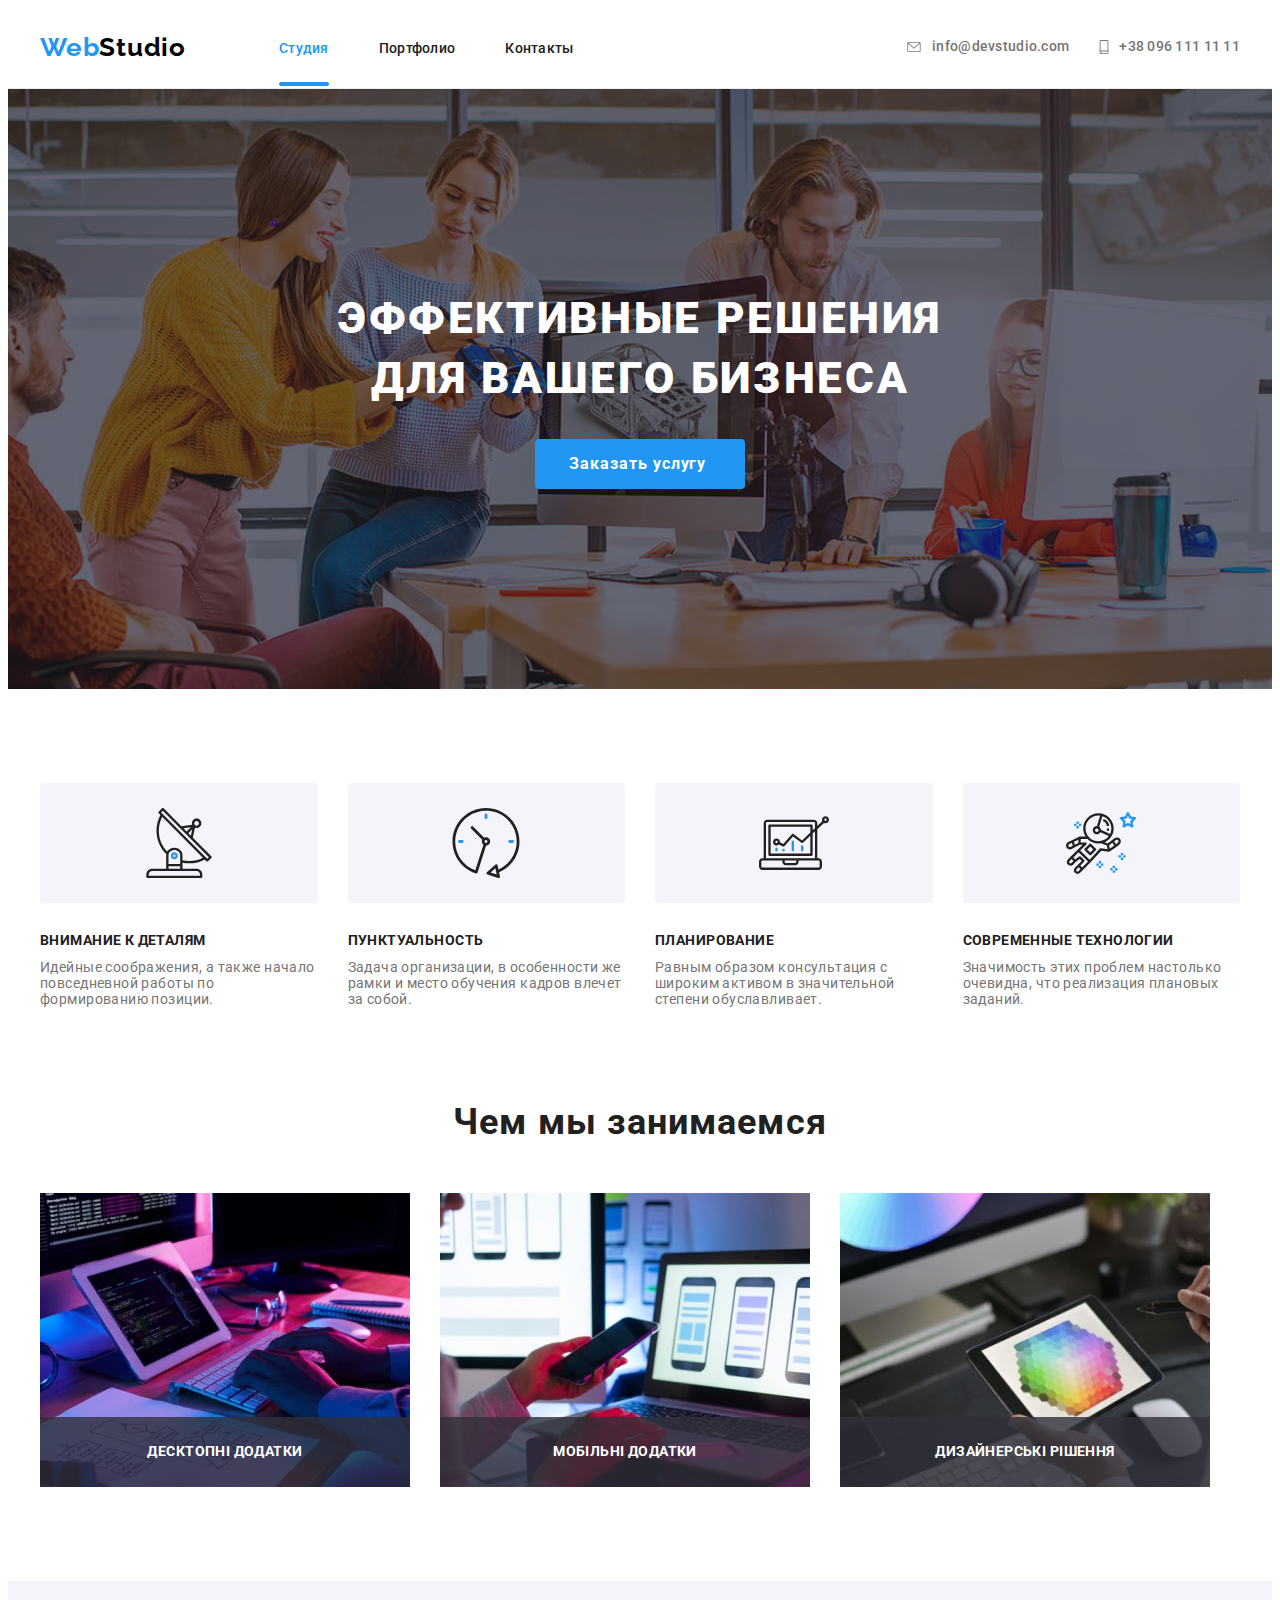
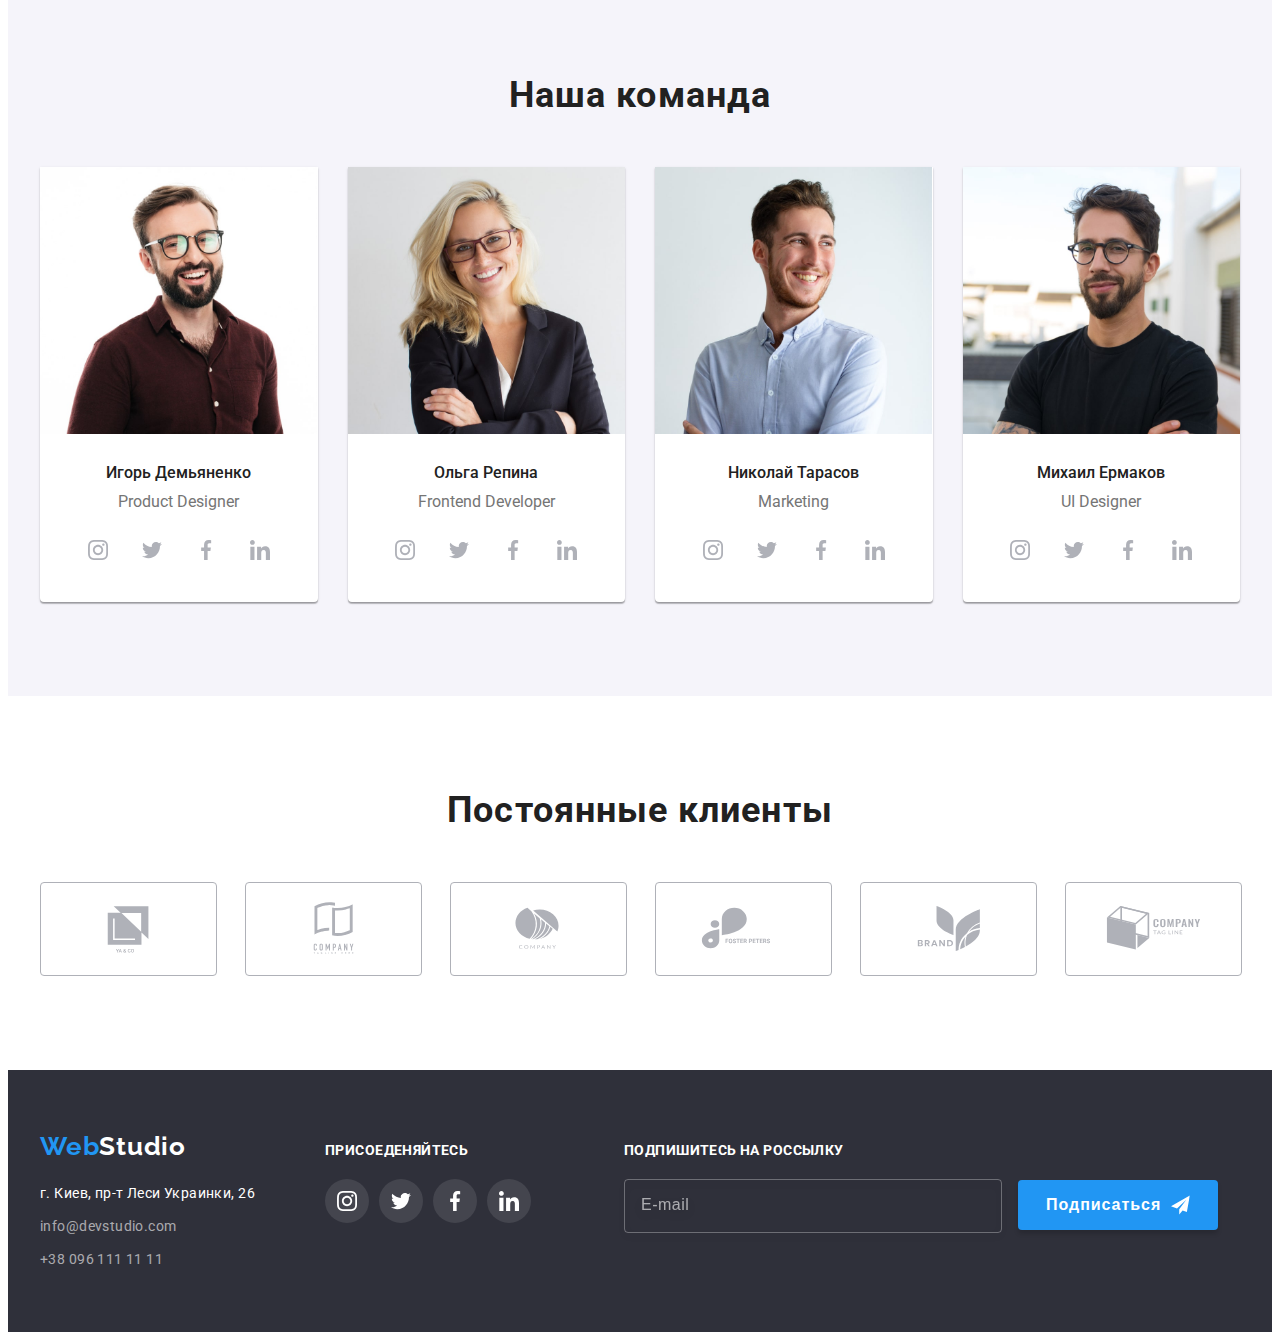
<file: index.html>
<!DOCTYPE html>
<html lang="ru">
	<head>
		<meta charset="UTF-8" />
		<meta http-equiv="X-UA-Compatible" content="IE=edge" />
		<meta name="viewport" content="width=device-width, initial-scale=1.0" />
		<title>webstudio</title>
			<link rel="preconnect" href="https://fonts.googleapis.com" />
		<link rel="preconnect" href="https://fonts.gstatic.com" crossorigin />
		<link
			href="https://fonts.googleapis.com/css2?family=Montserrat:wght@400;700&family=Raleway&family=Roboto:wght@400;500;700;900&display=swap"
			rel="stylesheet"
		/>
		<link rel="stylesheet" href="https://cdnjs.cloudflare.com/ajax/libs/modern-normalize/1.1.0/modern-normalize.min.css" integrity="sha512-wpPYUAdjBVSE4KJnH1VR1HeZfpl1ub8YT/NKx4PuQ5NmX2tKuGu6U/JRp5y+Y8XG2tV+wKQpNHVUX03MfMFn9Q==" crossorigin="anonymous" referrerpolicy="no-referrer" />
		<!-- <link rel="stylesheet" href="./css/styles.css" /> -->
		<link rel="stylesheet" href="./css/main.min.css"/>
	</head>
	<body class="page">
		<!--шапка с лого-->
			<header class="header">
				<div class="container">
					<a href="index.html" class="logo header__logo">Web<span class="header__logo--black">Studio</span></a>
					<nav class="navigation">
					<ul class="navigation__list list">
						<li class="navigation__item"><a href="./index.html" class="navigation__link current deco">Студия</a></li>
						<li class="navigation__item"><a href="./portfolio.html" class="navigation__link deco">Портфолио</a></li>
						<li class="navigation__item"><a href="" class="navigation__link deco">Контакты</a></li>
					</ul>
					</nav>
					<ul class="connection header__connection list">
						<li class="connection__item"><a href="mailto:info@devstudio.com" class="connection__mail deco"><svg class="connection__envelope" width="14" height="10"><use href="./images/symbol-defs.svg#icon-envelope"></use></svg> info@devstudio.com </a></li>
						<li class="connection__item"><a href="tel:+380961111111" class="connection__tel deco"><svg class="connection__smartphone" width="10" height="14"><use href="./images/symbol-defs.svg#icon-smartphone"></use></svg>+38 096 111 11 11</a></li>
					</ul>
				<button class="menu-open" type="button"><svg class="menu-btn" width="40" height="40"><use href="./images/symbol-defs.svg#icon-menu-btn"></use></svg></button>
			</div>
			<div class="mobile-menu is-hidden">
				<div class="container">
					<div>
					<button class="menu-close" type="button"><svg class="close-btn" width="40" height="40"><use href="./images/symbol-defs.svg#icon-menu-close"></use></svg></button>
					<nav class="mobile-nav-menu">
					<ul class="mobile-menu__list list">
						<li class="mobile-nav__item"><a href="./index.html" class="mobile-nav__link mob-current deco">Студия</a></li>
						<li class="mobile-nav__item"><a href="./portfolio.html" class="mobile-nav__link deco">Портфолио</a></li>
						<li class="mobile-nav__item"><a href="" class="mobile-nav__link deco">Контакты</a></li>
					</ul>
					</nav>
					</div>
					
					<div>
						<div class="mobile-connection">
							<ul class="connection mobile-menu__connection list">
								<li class="mobile-menu__item"><a href="tel:+380961111111" class="mobile-menu__tel deco">+38 096 111 11 11</a></li>
								<li class="mobile-menu__item"><a href="mailto:info@devstudio.com" class="mobile-menu__mail deco">info@devstudio.com</a></li>
							</ul>
						</div>
							<ul class="media-list list">
								<li class="media-item"><a href="" class="media-link deco">Instagram</a></li>
								<li class="media-item"><a href="" class="media-link deco">Twitter</a></li>
								<li class="media-item"><a href="" class="media-link deco">Facebook</a></li>
								<li class="media-item"><a href="" class="media-link deco">LinkedIn</a></li>
							</ul>
					</div>
					
					</div>
			</div>
			</header>
		<main>
			<section class="hero">
				<div class="container">
						<h1 class="hero-title">Эффективные решения для вашего бизнеса</h1>
					<button type="button" class="hero-button" data-modal-open>Заказать услугу</button>
				</div>
			</section>
			<section class="section our-principles">
				<div class="container">
					<h2 class=" visually-hidden section-title">Наши принципы</h2>
				<ul class="principles list">
					<li class="principles-item">
						<div class="principles-card"><svg class="princples-icon" width="70" height="70"><use href="./images/symbol-defs.svg#icon-antenna"></use></svg></div>
						<h3 class="principles-title">Внимание к деталям</h3>
						<p class="after-title">Идейные соображения, а также начало повседневной работы по формированию позиции.</p>
					</li>
					<li class="principles-item">
						<div class="principles-card"><svg class="princples-icon" width="70" height="70"><use href="./images/symbol-defs.svg#icon-clock"></use></svg></div>
						<h3 class="principles-title">Пунктуальность</h3>
						<p class="after-title">Задача организации, в особенности же рамки и место обучения кадров влечет за собой.</p>
					</li>
					<li class="principles-item">
						<div class="principles-card"><svg class="princples-icon" width="70" height="70"><use href="./images/symbol-defs.svg#icon-diagram"></use></svg></div>
						<h3 class="principles-title">Планирование</h3>
						<p class="after-title">Равным образом консультация с широким активом в значительной степени обуславливает.</p>
					</li>
					<li class="principles-item">
						<div class="principles-card"><svg class="princples-icon" width="70" height="70"><use href="./images/symbol-defs.svg#icon-astronaut"></use></svg></div>
						<h3 class="principles-title">Современные технологии</h3>
						<p class="after-title">Значимость этих проблем настолько очевидна, что реализация плановых заданий.</p>
					</li>
				</ul>
				</div>
			</section>
			<section class="section what-we-do">
				<div class="container">
					<h2 class="section-title">Чем мы занимаемся</h2>
				<ul class="gallery list">
					<li class="gallery__item">
						<picture>
							<source srcset="
							./images/foto-build-html-min.jpg 1x,
							./images/foto-build-html-2x-min.jpg 2x"
							media="(min-width:1200px)"/>
							<img
						src="./images/foto-build-html-min.jpg" alt="фото c процессом верстки html" />
						</picture>
						<p class="gallery__text">Десктопні додатки</p>
					</li>
					<li class="gallery__item">
						<picture>
							<source srcset="
							./images/foto-build-react-vers-min.jpg 1x,
							./images/foto-build-react-vers-2x-min.jpg  2x"
							media="(min-width:1200px)"/>
							<img
						src="./images/foto-build-react-vers-min.jpg" alt="фото c процессом адаптивной верстки" />
						</picture>
						
						<p class="gallery__text">Мобільні додатки</p>
					</li>
					<li class="gallery__item">
						<picture>
							<source srcset="
							./images/foto-build-design-min.jpg 1x,
							./images/foto-build-design-2x-min.jpg 2x"
							media="(min-width:1200px)"/>
							<img
						src="./images/foto-build-design-min.jpg" alt="фото c процессом стилизации" />
						</picture>
						
						<p class="gallery__text">Дизайнерські рішення</p>
					</li>
				</ul>
				</div>
			</section> 
			<section class="section team">
				<div class="container">
					<h2 class="section-title">Наша команда</h2>
				<ul class="team-list list">
					<li class="team-list-item">
						<picture>
							<source srcset="
							./images/product-designer.jpg 1x,
							./images/product-designer-2x-min.jpg 2x"
							media="(min-width:1200px)"/>
							<source srcset="
							./images/product-designer-tablet-min.jpg 1x,
							./images/product-designer-tablet-2x-min.jpg 2x"
							media="(min-width:768px)"/>
							<source srcset="
							./images/product-designer-mob-min.jpg 1x,
							./images/product-designer-mob-2x-min.jpg 2x"
							media="(max-width:767px)"/>
							<img src="./images/product-designer.jpg" alt="фото Игоря Демьяненко"/>
						</picture>
						<h3 class="team-name">Игорь Демьяненко</h3>
						<p class="position">Product Designer</p>
						<ul class="team-socials list">
							<li class="team-socials-item"><a href="" class="team-socials-link link"><svg class="team-socials-icon" width="20" height="20"><use href="./images/symbol-defs.svg#icon-instagram"></use></svg></a></li>
							<li class="team-socials-item"><a href="" class="team-socials-link link"><svg class="team-socials-icon" width="20" height="20"><use href="./images/symbol-defs.svg#icon-twitter"></use></svg></a></li>
							<li class="team-socials-item"><a href="" class="team-socials-link link"><svg class="team-socials-icon" width="20" height="20"><use href="./images/symbol-defs.svg#icon-facebook"></use></svg></a></li>
							<li class="team-socials-item"><a href="" class="team-socials-link link"><svg class="team-socials-icon" width="20" height="20"><use href="./images/symbol-defs.svg#icon-linkedin"></use></svg></a></li>
						</ul>
						
					</li>
					<li class="team-list-item">
						<picture>
							<source srcset="
							./images/frontend-developer.jpg 1x,
							./images/frontend-developer-2x-min.jpg 2x"
							media="(min-width:1200px)"/>
							<source srcset="
							./images/frontend-developer-tablet-min.jpg 1x,
							./images/frontend-developer-tablet-2x-min.jpg 2x"
							media="(min-width:768px)"/>
							<source srcset="
							./images/frontend-developer-mob-min.jpg 1x,
							./images/frontend-developer-mob-2x-min.jpg 2x"
							media="(max-width:767px)"/>
							<img src="./images/frontend-developer.jpg" alt="фото Ольги Репиной " />
						</picture>
						<h3 class="team-name">Ольга Репина</h3>
						<p class="position">Frontend Developer</p>
						<ul class="team-socials list">
							<li class="team-socials-item"><a href="" class="team-socials-link link"><svg class="team-socials-icon" width="20" height="20"><use href="./images/symbol-defs.svg#icon-instagram"></use></svg></a></li>
							<li class="team-socials-item"><a href="" class="team-socials-link link"><svg class="team-socials-icon" width="20" height="20"><use href="./images/symbol-defs.svg#icon-twitter"></use></svg></a></li>
							<li class="team-socials-item"><a href="" class="team-socials-link link"><svg class="team-socials-icon" width="20" height="20"><use href="./images/symbol-defs.svg#icon-facebook"></use></svg></a></li>
							<li class="team-socials-item"><a href="" class="team-socials-link link"><svg class="team-socials-icon" width="20" height="20"><use href="./images/symbol-defs.svg#icon-linkedin"></use></svg></a></li>
						</ul>
					</li>
					<li class="team-list-item">
						<picture>
							<source srcset="
							./images/marketing.jpg 1x,
							./images/marketing-2x-min.jpg 2x"
							media="(min-width:1200px)"/>
							<source srcset="
							./images/marketing-tablet-min.jpg 1x,
							./images/marketing-tablet-2x-min.jpg 2x"
							media="(min-width:768px)"/>
							<source srcset="
							./images/marketing-mob-min.jpg 1x,
							./images/marketing-mob-2x-min.jpg 2x"
							media="(max-width:767px)"/>
							<img src="./images/marketing.jpg" alt="фото Николая Тарасова"/>
						</picture>
						<h3 class="team-name">Николай Тарасов</h3>
						<p class="position">Marketing</p>
						<ul class="team-socials list">
							<li class="team-socials-item"><a href="" class="team-socials-link link"><svg class="team-socials-icon" width="20" height="20"><use href="./images/symbol-defs.svg#icon-instagram"></use></svg></a></li>
							<li class="team-socials-item"><a href="" class="team-socials-link link"><svg class="team-socials-icon" width="20" height="20"><use href="./images/symbol-defs.svg#icon-twitter"></use></svg></a></li>
							<li class="team-socials-item"><a href="" class="team-socials-link link"><svg class="team-socials-icon" width="20" height="20"><use href="./images/symbol-defs.svg#icon-facebook"></use></svg></a></li>
							<li class="team-socials-item"><a href="" class="team-socials-link link"><svg class="team-socials-icon" width="20" height="20"><use href="./images/symbol-defs.svg#icon-linkedin"></use></svg></a></li>
						</ul>
					</li>
					<li class="team-list-item">
						<picture>
							<source srcset="
							./images/ui-designer.jpg 1x,
							./images/ui-designer-2x-min.jpg 2x"
							media="(min-width:1200px)"/>
							<source srcset="
							./images/ui-designer-tablet-min.jpg 1x,
							./images/ui-designer-tablet-2x-min.jpg 2x"
							media="(min-width:768px)"/>
							<source srcset="
							./images/ui-designer-mob-min.jpg 1x,
							./images/ui-designer-mob-2x-min.jpg 2x"
							media="(max-width:767px)"/>
							<img src="./images/ui-designer.jpg" alt="фото Михаила Ермакова " />
						</picture> 
						
						<h3 class="team-name">Михаил Ермаков</h3>
						<p class="position">UI Designer</p>
						<ul class="team-socials list">
							<li class="team-socials-item"><a href="" class="team-socials-link link"><svg class="team-socials-icon" width="20" height="20"><use href="./images/symbol-defs.svg#icon-instagram"></use></svg></a></li>
							<li class="team-socials-item"><a href="" class="team-socials-link link"><svg class="team-socials-icon" width="20" height="20"><use href="./images/symbol-defs.svg#icon-twitter"></use></svg></a></li>
							<li class="team-socials-item"><a href="" class="team-socials-link link"><svg class="team-socials-icon" width="20" height="20"><use href="./images/symbol-defs.svg#icon-facebook"></use></svg></a></li>
							<li class="team-socials-item"><a href="" class="team-socials-link link"><svg class="team-socials-icon" width="20" height="20"><use href="./images/symbol-defs.svg#icon-linkedin"></use></svg></a></li>
						</ul>
					</li>
				</ul>
			</div>
			</section>
			<section class="section">
				<div class="container">
					<h2 class="section-title">Постоянные клиенты</h2>
					<ul class=" clints list">
						<li class="clints-item"><a href="" class="clints-link">
							<svg class="clints-icon" width="106" height="60">
								<use href="./images/symbol-defs.svg#icon-yaco"></use>
							</svg>
						</a></li>
						<li class="clints-item"><a href="" class="clints-link">
							<svg class="clints-icon" width="106" height="60">
								<use href="./images/symbol-defs.svg#icon-taglinehere"></use>
							</svg>
						</a></li>
						<li class="clints-item"><a href="" class="clints-link">
							<svg class="clints-icon" width="106" height="60">
								<use href="./images/symbol-defs.svg#icon-company"></use>
							</svg>
						</a></li>
						<li class="clints-item"><a href="" class="clints-link">
							<svg class="clints-icon" width="106" height="60">
								<use href="./images/symbol-defs.svg#icon-fosterpeters"></use>
							</svg>
						</a></li>
						<li class="clints-item"><a href="" class="clints-link">
							<svg class="clints-icon" width="106" height="60">
								<use href="./images/symbol-defs.svg#icon-brand"></use>
							</svg>
						</a></li>
						<li class="clints-item"><a href="" class="clints-link">
							<svg class="clints-icon" width="106" height="60">
								<use href="./images/symbol-defs.svg#icon-companytagline"></use>
							</svg>
						</a></li>
					</ul>
				</div>
			</section>
		</main>
		 <footer class="footer">
			<div class="container footer-container">
				<div class="footer__contacts-wrap">
					<a href="index.html" class="logo footer__logo">Web<span class="footer__logo--wighte">Studio</span></a>	
					<address>
						<ul class="contacts list">
							<li class="contacts__item">
								<a
									class="contacts__map deco"
									href="https://goo.gl/maps/CbH2cNaNopXVoWjF8"
									target="_blank"
									rel="noopener noreferrer nofollow"
								>
									г. Киев, пр-т Леси Украинки, 26
								</a>
							</li>
							<li class="contacts__item">
								<a 	href="mailto:info@devstudio.com" class="contacts__mail deco">info@devstudio.com</a>
							</li>
							<li class="contacts__item">
								<a  href="tel:+380961111111" class="contacts__tel deco">+38 096 111 11 11</a>
							</li>
						</ul>
					</address>
				</div>
				<div class="footer__social-wrap ">
					<h3 class="invitation">ПРИСОЕДЕНЯЙТЕСЬ</h3>
					<ul class="social footer__social list">
						<li class="social__item"><a href="" class="social__link">
							<svg class="social__icon" width="20" height="20">
								<use href="./images/symbol-defs.svg#icon-instagram"></use>
							</svg>
						</a></li>
						<li class="social__item"><a href="" class="social__link">
							<svg class="social__icon" width="20" height="20">
								<use href="./images/symbol-defs.svg#icon-twitter"></use>
							</svg>
						</a></li> 
						<li class="social__item"><a href="" class="social__link">
							<svg class="social__icon" width="20" height="20">
								<use href="./images/symbol-defs.svg#icon-facebook"></use>
							</svg>
						</a></li>
						<li class="social__item"><a href="" class="social__link">
							<svg class="social__icon" width="20" height="20">
								<use href="./images/symbol-defs.svg#icon-linkedin"></use>
							</svg>
						</a></li>
					</ul>
				</div>
				<div class="subscribe fotter__subscribe-us">
					<h3 class="subscribe__title">ПОДПИШИТЕСЬ НА РОССЫЛКУ</h3>
					
					<form class="subscribe__form">
						
							<input type="email" class="subscribe__input" 
							name="user-mail" required placeholder="E-mail">
							<button class="subscribe__btn" type="submit">Подписаться
							<svg class="send-icon" width="24" height="24"><use href="./images/symbol-defs.svg#icon-icon-send"></use></svg></button>
						
					</form>
				</div>
			</div>
		</footer>
		<div class="backdrop is-hidden" data-modal>
			<div class="modal">
				<button type="button" class="modal-close" data-modal-close><svg class="modal-close-icon" width="18" height="18"><use href="./images/symbol-defs.svg#icon-close-btn"></use></svg></button>
				<p class="modal-title">Оставьте свои данные, мы вам перезвоним</p>
				<form class="modal-form">
					<div class="modal-field">
						<label class="input-label" for="user-name">Имя</label>
						<div class="input-wrap">
							<input type="text" 
							class="modal-input" name="user-name" 
							required  id="user-name"
						>
						<svg class="input-icon" width="18" height="18">
							<use class="" href="./images/symbol-defs.svg#icon-person-black"></use>
						</svg>
						</div>
					</div>
					<div class="modal-field">
						<label class="input-label" for="user-tel">Телефон</label>
						<div class="input-wrap">
							<input type="tel"
							class="modal-input" name="user-tel" 
							required  id="user-tel"
						>
						<svg class="input-icon" width="18" height="18">
							<use class="" href="./images/symbol-defs.svg#icon-phone-black"></use>
						</svg>
						</div>
					</div>
					<div class="modal-field">
						<label class="input-label" for="user-mail">Почта</label>
						<div class="input-wrap">
							<input type="email" 
							class="modal-input" name="user-mail" 
							required  id="user-mail"
							>
						<svg class="input-icon" width="18" height="18">
							<use class="" href="./images/symbol-defs.svg#icon-email-black"></use>
						</svg>
						</div>
					</div>
					<div class="modal-field">
					<label class="input-label" for="user-text">Комментарий</label>
					<textarea class="comment" 
						id="user-text" name="user-text" 
						placeholder="Введіть текст"></textarea>
					</div>
					<div class="policy">
						<input type="checkbox" name="webstudio-policy" 
							class="check-mod visually-hidden" id="webstudio-policy" 
							value="true">
							<label class="check-text" for="webstudio-policy">
							<span>
								<svg class="check-icon" width="13" height="10">
									<use class="" href="./images/symbol-defs.svg#icon-check"></use>
								</svg>
							</span>Согласен с рассылкой и принимаю  <a href="" class="policy-rule"> Условия договора</a></label>
					</div>
					<button class="submit-button" type="submit">Отправить</button>
					
				</form>
			</div>
		</div>
		<script src="./js/modal.js"></script>
		<script src="./js/menu.js"></script>
	</body>
</html>
</file>
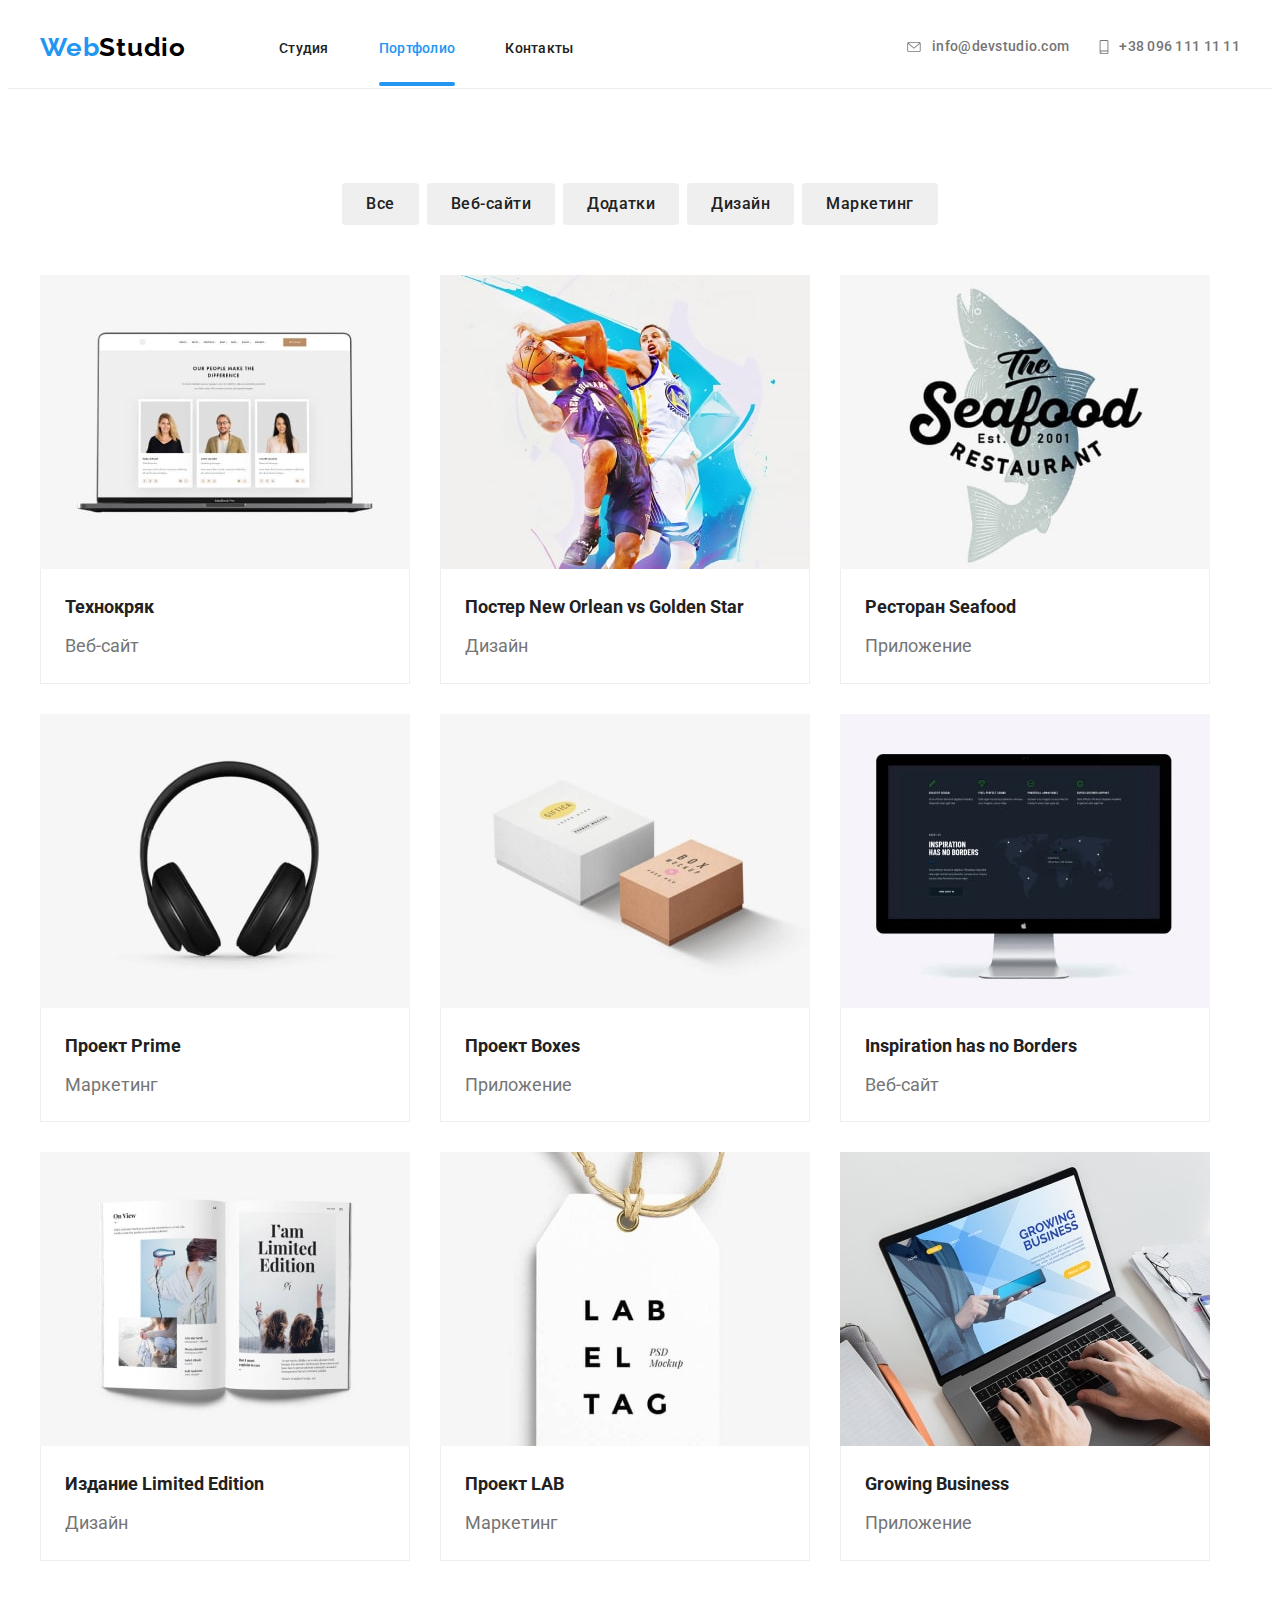
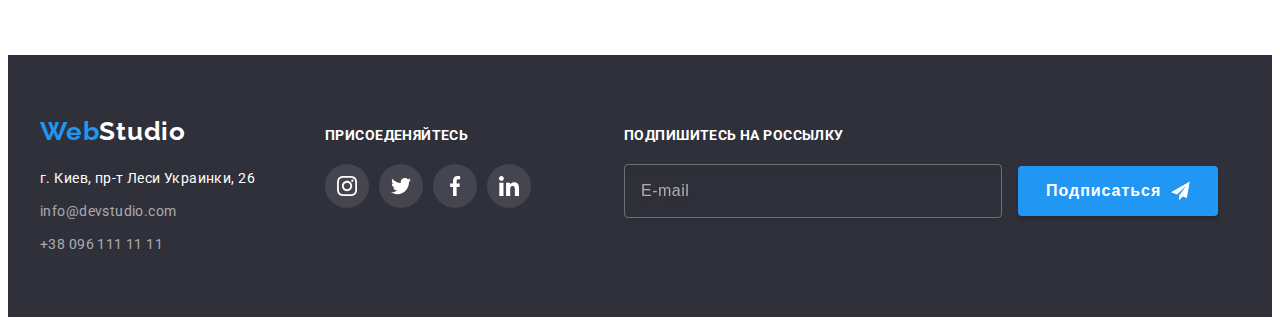
<file: portfolio.html>
<!DOCTYPE html>
<html lang="ru">
	<head>
		<meta charset="UTF-8" />
		<meta http-equiv="X-UA-Compatible" content="IE=edge" />
		<meta name="viewport" content="width=device-width, initial-scale=1.0" />
		<title>webstudio</title>
		<link rel="preconnect" href="https://fonts.googleapis.com" />
		<link rel="preconnect" href="https://fonts.gstatic.com" crossorigin />
		<link
			href="https://fonts.googleapis.com/css2?family=Montserrat:wght@400;700&family=Raleway&family=Roboto:wght@400;500;700;900&display=swap"
			rel="stylesheet"
		/>
		<link rel="stylesheet" href="https://cdnjs.cloudflare.com/ajax/libs/modern-normalize/1.1.0/modern-normalize.min.css" integrity="sha512-wpPYUAdjBVSE4KJnH1VR1HeZfpl1ub8YT/NKx4PuQ5NmX2tKuGu6U/JRp5y+Y8XG2tV+wKQpNHVUX03MfMFn9Q==" crossorigin="anonymous" referrerpolicy="no-referrer" />
		<!-- <link rel="stylesheet" href="./css/styles.css" /> -->
		<link rel="stylesheet" href="./css/main.min.css"/>
	</head>
	<body class="page">
		<!--шапка с лого-->
		<header class="header">
			<div class="container">
				<a href="index.html" class="logo header__logo">Web<span class="header__logo--black">Studio</span></a>
				<nav class="navigation">
				<ul class="navigation__list list">
					<li class="navigation__item"><a href="./index.html" class="navigation__link  deco">Студия</a></li>
					<li class="navigation__item"><a href="./portfolio.html" class="navigation__link current deco">Портфолио</a></li>
					<li class="navigation__item"><a href="" class="navigation__link deco">Контакты</a></li>
				</ul>
				</nav>
				<ul class="connection header__connection list">
					<li class="connection__item"><a href="mailto:info@devstudio.com" class="connection__mail deco"><svg class="connection__envelope" width="14" height="10"><use href="./images/symbol-defs.svg#icon-envelope"></use></svg> info@devstudio.com </a></li>
					<li class="connection__item"><a href="tel:+380961111111" class="connection__tel deco"><svg class="connection__smartphone" width="10" height="14"><use href="./images/symbol-defs.svg#icon-smartphone"></use></svg>+38 096 111 11 11</a></li>
				</ul>
			<button class="menu-open" type="button"><svg class="menu-btn" width="40" height="40"><use href="./images/symbol-defs.svg#icon-menu-btn"></use></svg></button>
		</div>
		<div class="mobile-menu is-hidden">
			<div class="container">
				<div>
				<button class="menu-close" type="button"><svg class="close-btn" width="40" height="40"><use href="./images/symbol-defs.svg#icon-menu-close"></use></svg></button>
				<nav class="mobile-nav-menu">
				<ul class="mobile-menu__list list">
					<li class="mobile-nav__item"><a href="./index.html" class="mobile-nav__link deco">Студия</a></li>
					<li class="mobile-nav__item"><a href="./portfolio.html" class="mobile-nav__link mob-current deco">Портфолио</a></li>
					<li class="mobile-nav__item"><a href="" class="mobile-nav__link deco">Контакты</a></li>
				</ul>
				</nav>
				</div>
				
				<div>
					<div class="mobile-connection">
						<ul class="connection mobile-menu__connection list">
							<li class="mobile-menu__item"><a href="tel:+380961111111" class="mobile-menu__tel deco">+38 096 111 11 11</a></li>
							<li class="mobile-menu__item"><a href="mailto:info@devstudio.com" class="mobile-menu__mail deco">info@devstudio.com</a></li>
						</ul>
					</div>
						<ul class="media-list list">
							<li class="media-item"><a href="" class="media-link deco">Instagram</a></li>
							<li class="media-item"><a href="" class="media-link deco">Twitter</a></li>
							<li class="media-item"><a href="" class="media-link deco">Facebook</a></li>
							<li class="media-item"><a href="" class="media-link deco">LinkedIn</a></li>
						</ul>
				</div>
				</div>
		</div>
		</header>
		<main>
			<section class="section">
				<div class="container">
					<h1 class="visually-hidden">Портфолио</h1>
				<h2 class="visually-hidden projects">Наши работы</h2>
					<ul class="filter list">
						<li class="filter__item"><button type="button" class="button">Все</button></li>
						<li class="filter__item"><button type="button" class="button">Веб-сайти</button></li>
						<li class="filter__item"><button type="button" class="button">Додатки</button></li>
						<li class="filter__item"><button type="button" class="button">Дизайн</button></li>
						<li class="filter__item"><button type="button" class="button">Маркетинг</button></li>
					</ul>
				<ul class="projects__examples examples list">
					<li class="examples__item"><a href="" class="examples__link deco">
						<div class="projects__portfolio portfolio">
							<picture>
								<source srcset="
								./images/tehnocryak-min.jpg 1x,
								./images/tehnocryak-2x-min.jpg 2x"
								media="(min-width:1200px)"/>
								<source srcset="
								./images/tehnocryak-tablet-min.jpg 1x,
								./images/tehnocryak-tablet-2x-min.jpg 2x"
								media="(min-width:768px)"/>
								<source srcset="
								./images/tehnocryak-mob-min.jpg 1x,
								./images/tehnocryak-mob-2x-min.jpg 2x"
								media="(max-width:767px)"/>
								<img src="./images/tehnocryak-min.jpg" alt="фото проекта технокряк" />
						</picture>
							<p class="portfolio__top-text">Ресурс пропонує комплексні пропозиції з різним рівнем функціоналу та сервісів. Все це дозволить відвідувачу отримати вичерпні відомості про компанію чи приватну особу.</p>
						</div>
						<div class="portfolio__card-name">
						<h3 class="portfolio__example-name">Технокряк</h3>
						<p class="portfolio__filtre-name">Веб-сайт</p>
						</div>
					</a>
					
					</li>
					<li class="examples__item"><a href="" class="examples__link deco">
						<div class="projects__portfolio portfolio">
							<picture>
								<source srcset="
								./images/basket-min.jpg 1x,
								./images/basket-2x-min.jpg 2x"
								media="(min-width:1200px)"/>
								<source srcset="
								./images/basket-tablet-min.jpg 1x,
								./images/basket-tablet-2x-min.jpg 2x"
								media="(min-width:768px)"/>
								<source srcset="
								./images/basket-mob-min.jpg 1x,
								./images/basket-mob-2x-min.jpg 2x"
								media="(max-width:767px)"/>
								<img src="./images/basket-min.jpg" alt="фото проекта технокряк"  />
						</picture>
							<p class="portfolio__top-text">Ресурс пропонує комплексні пропозиції з різним рівнем функціоналу та сервісів. Все це дозволить відвідувачу отримати вичерпні відомості про компанію чи приватну особу.</p>
						</div>
						<div class="portfolio__card-name">
						<h3 class="portfolio__example-name">Постер New Orlean vs Golden Star</h3>
						<p class="portfolio__filtre-name">Дизайн</p>
						</div>
						
					</a>
						
					</li>
					<li class="examples__item"><a href="" class="examples__link deco">
						<div class="projects__portfolio portfolio">
							<picture>
								<source srcset="
								./images/seafood-rest-min.jpg 1x,
								./images/seafood-rest-2x-min.jpg 2x"
								media="(min-width:1200px)"/>
								<source srcset="
								./images/seafood-rest-tablet-min.jpg 1x,
								./images/seafood-rest-tablet-2x-min.jpg 2x"
								media="(min-width:768px)"/>
								<source srcset="
								./images/seafood-rest-mob-min.jpg 1x,
								./images/seafood-rest-mob-2x-min.jpg 2x"
								media="(max-width:767px)"/>
							<img src="./images/seafood-rest-min.jpg" alt="фото проекта технокряк"  />
						</picture>
							
							<p class="portfolio__top-text">Ресурс пропонує комплексні пропозиції з різним рівнем функціоналу та сервісів. Все це дозволить відвідувачу отримати вичерпні відомості про компанію чи приватну особу.</p>
						</div>
						<div class="portfolio__card-name">
						<h3 class="portfolio__example-name">Ресторан Seafood</h3>
						<p class="portfolio__filtre-name">Приложение</p>
						</div>
					</a>
						
					</li>
					<li class="examples__item"><a href="" class="examples__link deco">
						<div class="projects__portfolio portfolio">
							<picture>
								<source srcset="
								./images/project-prime-min.jpg 1x,
								./images/project-prime-2x-min.jpg 2x"
								media="(min-width:1200px)"/>
								<source srcset="
								./images/project-prime-tablet-min.jpg 1x,
								./images/project-prime-tablet-2x-min.jpg 2x"
								media="(min-width:768px)"/>
								<source srcset="
								./images/project-prime-mob-min.jpg 1x,
								./images/project-prime-mob-2x-min.jpg 2x"
								media="(max-width:767px)"/>
								<img src="./images/project-prime-min.jpg" alt="фото проекта технокряк"  />
							</picture>
							
							<p class="portfolio__top-text">Ресурс пропонує комплексні пропозиції з різним рівнем функціоналу та сервісів. Все це дозволить відвідувачу отримати вичерпні відомості про компанію чи приватну особу.</p>
						</div>
						<div class="portfolio__card-name">
						<h3 class="portfolio__example-name">Проект Prime</h3>
						<p class="portfolio__filtre-name">Маркетинг</p>
						</div>
					</a>
					
					</li>
					<li class="examples__item"><a href="" class="examples__link deco">
						<div class="projects__portfolio portfolio">
							<picture>
								<source srcset="
								./images/project-boxes-min.jpg 1x,
								./images/project-boxes-2x-min.jpg 2x"
								media="(min-width:1200px)"/>
								<source srcset="
								./images/project-boxes-tablet-min.jpg 1x,
								./images/project-boxes-tablet-2x-min.jpg 2x"
								media="(min-width:768px)"/>
								<source srcset="
								./images/project-boxes-mob-min.jpg 1x,
								./images/project-boxes-mob-2x-min.jpg 2x"
								media="(max-width:767px)"/>
								<img src="./images/project-boxes-min.jpg" alt="фото проекта технокряк" />
							</picture>
							
							<p class="portfolio__top-text">Ресурс пропонує комплексні пропозиції з різним рівнем функціоналу та сервісів. Все це дозволить відвідувачу отримати вичерпні відомості про компанію чи приватну особу.</p>
						</div>
						<div class="portfolio__card-name">
						<h3 class="portfolio__example-name">Проект Boxes</h3>
						<p class="portfolio__filtre-name">Приложение</p>
						</div>
					</a>
					
					</li>
					<li class="examples__item"><a href="" class="examples__link deco">
						<div class="projects__portfolio portfolio">
							<picture>
								<source srcset="
								./images/websiete-insp-no-borders-min.jpg 1x,
								./images/websiete-insp-no-borders-2x-min.jpg 2x"
								media="(min-width:1200px)"/>
								<source srcset="
								./images/websiete-insp-no-borders-tablet-min.jpg 1x,
								./images/websiete-insp-no-borders-tablet-2x-min.jpg 2x"
								media="(min-width:768px)"/>
								<source srcset="
								./images/websiete-insp-no-borders-mob-min.jpg 1x,
								./images/websiete-insp-no-borders-mob-2x-min.jpg 2x"
								media="(max-width:767px)"/>
								<img src="./images/websiete-insp-no-borders-min.jpg" alt="фото проекта технокряк" />
							</picture>
							
							<p class="portfolio__top-text">Ресурс пропонує комплексні пропозиції з різним рівнем функціоналу та сервісів. Все це дозволить відвідувачу отримати вичерпні відомості про компанію чи приватну особу.</p>
						</div>
						<div class="portfolio__card-name">
						<h3 class="portfolio__example-name">Inspiration has no Borders</h3>
						<p class="portfolio__filtre-name">Веб-сайт</p>
						</div>
					</a>
						
					</li>
					<li class="examples__item"><a href="" class="examples__link deco">
						<div class="projects__portfolio portfolio">
							<picture>
								<source srcset="
								./images/ltd-min.jpg 1x,
								./images/ltd-2x-min.jpg 2x"
								media="(min-width:1200px)"/>
								<source srcset="
								./images/ltd-tablet-min.jpg 1x,
								./images/ltd-tablet-2x-min.jpg 2x"
								media="(min-width:768px)"/>
								<source srcset="
								./images/ltd-mob-min.jpg 1x,
								./images/ltd-mob-2x-min.jpg 2x"
								media="(max-width:767px)"/>
								<img src="./images/ltd-min.jpg" alt="фото проекта технокряк" />
							</picture>
							
							<p class="portfolio__top-text">Ресурс пропонує комплексні пропозиції з різним рівнем функціоналу та сервісів. Все це дозволить відвідувачу отримати вичерпні відомості про компанію чи приватну особу.</p>
						</div>
						<div class="portfolio__card-name">
						<h3 class="portfolio__example-name">Издание Limited Edition</h3>
						<p class="portfolio__filtre-name">Дизайн</p>
						</div>
					</a>
						
					</li>
					<li class="examples__item"><a href="" class="examples__link deco">
						<div class="projects__portfolio portfolio">
							<picture>
								<source srcset="
								./images/project-lab-min.jpg 1x,
								./images/project-lab-2x-min.jpg 2x"
								media="(min-width:1200px)"/>
								<source srcset="
								./images/project-lab-tablet-min.jpg 1x,
								./images/project-lab-tablet-2x-min.jpg 2x"
								media="(min-width:768px)"/>
								<source srcset="
								./images/project-lab-mob-min.jpg 1x,
								./images/project-lab-mob-2x-min.jpg 2x"
								media="(max-width:767px)"/>
								<img src="./images/project-lab-min.jpg" alt="фото проекта технокряк" />
							</picture>
							
							<p class="portfolio__top-text">Ресурс пропонує комплексні пропозиції з різним рівнем функціоналу та сервісів. Все це дозволить відвідувачу отримати вичерпні відомості про компанію чи приватну особу.</p>
						</div>
						<div class="portfolio__card-name">
						<h3 class="portfolio__example-name">Проект LAB</h3>
						<p class="portfolio__filtre-name">Маркетинг</p>
						</div>
					</a>
						
					</li>
					<li class="examples__item"><a href="" class="examples__link deco">
						<div class="projects__portfolio portfolio">
							<picture>
								<source srcset="
								./images/grow-biss-app-min.jpg 1x,
								./images/grow-biss-app-2x-min.jpg 2x"
								media="(min-width:1200px)"/>
								<source srcset="
								./images/grow-biss-app-tablet-min.jpg 1x,
								./images/grow-biss-app-tablet-2x-min.jpg 2x"
								media="(min-width:768px)"/>
								<source srcset="
								./images/grow-biss-app-mob-min.jpg 1x,
								./images/grow-biss-app-mob-2x-min.jpg 2x"
								media="(max-width:767px)"/>
								<img src="./images/grow-biss-app-min.jpg" alt="фото проекта технокряк"/>
							</picture>
							
							<p class="portfolio__top-text">Ресурс пропонує комплексні пропозиції з різним рівнем функціоналу та сервісів. Все це дозволить відвідувачу отримати вичерпні відомості про компанію чи приватну особу.</p>
						</div>
						<div class="portfolio__card-name">
						<h3 class="portfolio__example-name">Growing Business</h3>
						<p class="portfolio__filtre-name">Приложение</p>
						</div>
					</a>
						
					</li>
				</ul>
				</div>
			</section>
		</main>
		<footer class="footer">
			<div class="container footer-container">
				<div class="footer__contacts-wrap">
					<a href="index.html" class="logo footer__logo">Web<span class="footer__logo--wighte">Studio</span></a>	
					<address>
						<ul class="contacts list">
							<li class="contacts__item">
								<a
									class="contacts__map deco"
									href="https://goo.gl/maps/CbH2cNaNopXVoWjF8"
									target="_blank"
									rel="noopener noreferrer nofollow"
								>
									г. Киев, пр-т Леси Украинки, 26
								</a>
							</li>
							<li class="contacts__item">
								<a 	href="mailto:info@devstudio.com" class="contacts__mail deco">info@devstudio.com</a>
							</li>
							<li class="contacts__item">
								<a  href="tel:+380961111111" class="contacts__tel deco">+38 096 111 11 11</a>
							</li>
						</ul>
					</address>
				</div>
				<div class="footer__social-wrap ">
					<h3 class="invitation">ПРИСОЕДЕНЯЙТЕСЬ</h3>
					<ul class="social footer__social list">
						<li class="social__item"><a href="" class="social__link">
							<svg class="social__icon" width="20" height="20">
								<use href="./images/symbol-defs.svg#icon-instagram"></use>
							</svg>
						</a></li>
						<li class="social__item"><a href="" class="social__link">
							<svg class="social__icon" width="20" height="20">
								<use href="./images/symbol-defs.svg#icon-twitter"></use>
							</svg>
						</a></li> 
						<li class="social__item"><a href="" class="social__link">
							<svg class="social__icon" width="20" height="20">
								<use href="./images/symbol-defs.svg#icon-facebook"></use>
							</svg>
						</a></li>
						<li class="social__item"><a href="" class="social__link">
							<svg class="social__icon" width="20" height="20">
								<use href="./images/symbol-defs.svg#icon-linkedin"></use>
							</svg>
						</a></li>
					</ul>
				</div>
				<div class="subscribe fotter__subscribe-us">
					<h3 class="subscribe__title">ПОДПИШИТЕСЬ НА РОССЫЛКУ</h3>
					<form class="subscribe__form">
						
							<input type="email" class="subscribe__input" 
							name="user-mail" required placeholder="E-mail">
							<button class="subscribe__btn" type="submit">Подписаться
							<svg class="send-icon" width="24" height="24"><use href="./images/symbol-defs.svg#icon-icon-send"></use></svg></button>
						
					</form>
				</div>
			</div>
		</footer>
		<script src="./js/menu.js"></script>
	</body>
</html>
</file>
<file: css/main.min.css>
:root{--primary-text-color: #757575;--title-text-color: #212121;--accent-text-color: #2196f3;--black-color:#000000;--wighte-color: #ffffff;--background-btn-color:#F5F4FA;--contacts-color:rgba(255, 255, 255, 0.6);--hero-and-footer-background-color:#2F303A;--card-border-color:#EEEEEE;--header-border-color: #ECECEC;--social-icon-color: #AFB1B8;--clints-borderandcompany-color:#AFB1B8;--background-princples-color:#F5F4FA;--icon-footer-background-color:rgba(255, 255, 255, 0.1);--animation-rule: 250ms cubic-bezier(0.4, 0, 0.2, 1)}body{font-family:Roboto,sans-serif;color:var(--primary-text-color);background-color:var(--wighte-color)}.visually-hidden{position:absolute;white-space:nowrap;width:1px;height:1px;overflow:hidden;border:0;padding:0;clip:rect(0 0 0 0);-webkit-clip-path:inset(50%);clip-path:inset(50%);margin:-1px}img{display:block;max-width:100%;height:auto}.list{list-style:none}.deco{text-decoration:none}.is-hidden{opacity:0;visibility:hidden;pointer-events:none}.no-scroll{overflow:hidden}p,h1,h2,h3,h4,h5,h6{margin:0}ul{margin:0;padding-left:0}.section{padding-top:60px;padding-bottom:60px}@media screen and (min-width: 1200px){.section{padding-top:94px;padding-bottom:94px}}.section-title{font-weight:700;font-size:20;line-height:1.17;text-align:center;letter-spacing:.03em;color:var(--title-text-color);margin-bottom:30px}@media screen and (min-width: 480px){.section-title{font-size:28px;line-height:1.17;margin-bottom:30px}}@media screen and (min-width: 1200px){.section-title{font-size:36px;line-height:1.16;margin-bottom:50px}}.button{cursor:pointer;font-family:inherit;font-weight:500;font-size:16px;line-height:1.62;text-align:center;letter-spacing:.03em;color:var(--title-text-color);padding:6px 22px;border-radius:4px;border-color:rgba(0,0,0,0);-webkit-transition:color var(--animation-rule),background-color var(--animation-rule),-webkit-box-shadow var(--animation-rule);transition:color var(--animation-rule),background-color var(--animation-rule),-webkit-box-shadow var(--animation-rule);transition:color var(--animation-rule),background-color var(--animation-rule),box-shadow var(--animation-rule);transition:color var(--animation-rule),background-color var(--animation-rule),box-shadow var(--animation-rule),-webkit-box-shadow var(--animation-rule)}.button:hover,.button:focus{color:var(--wighte-color);background-color:var(--accent-text-color);-webkit-box-shadow:0px 3px 1px rgba(0,0,0,.1),0px 1px 2px rgba(0,0,0,.08),0px 2px 2px rgba(0,0,0,.12);box-shadow:0px 3px 1px rgba(0,0,0,.1),0px 1px 2px rgba(0,0,0,.08),0px 2px 2px rgba(0,0,0,.12)}.container{width:100%;margin-right:auto;margin-left:auto;padding-left:15px;padding-right:15px}@media screen and (min-width: 480px){.container{max-width:480px}}@media screen and (min-width: 768px){.container{max-width:768px}}@media screen and (min-width: 1200px){.container{max-width:1200px}}.backdrop{position:fixed;width:100%;height:100%;top:0;background-color:rgba(0,0,0,.2);-webkit-transition:opacity var(--animation-rule),visibility var(--animation-rule);transition:opacity var(--animation-rule),visibility var(--animation-rule)}.modal{padding:40px;position:absolute;min-width:290px;width:90vw;height:550px;top:50%;left:50%;-webkit-transform:translate(-50%, -50%) scale(1);transform:translate(-50%, -50%) scale(1);background-color:var(--wighte-color);-webkit-box-shadow:0px 1px 3px rgba(0,0,0,.12),0px 1px 1px rgba(0,0,0,.14),0px 2px 1px rgba(0,0,0,.2);box-shadow:0px 1px 3px rgba(0,0,0,.12),0px 1px 1px rgba(0,0,0,.14),0px 2px 1px rgba(0,0,0,.2);border-radius:4px;-webkit-transition:-webkit-transform var(--animation-rule);transition:-webkit-transform var(--animation-rule);transition:transform var(--animation-rule);transition:transform var(--animation-rule), -webkit-transform var(--animation-rule)}.backdrop.is-hidden .modal{-webkit-transform:translate(-50%, -50%) scale(0);transform:translate(-50%, -50%) scale(0)}@media screen and (min-width: 480px){.modal{width:450px;height:609px}}@media screen and (min-width: 1200px){.modal{width:528px;height:581px}}.modal-close{cursor:pointer;position:absolute;display:-webkit-box;display:-ms-flexbox;display:flex;width:30px;height:30px;background-color:rgba(0,0,0,0);border:1px solid rgba(0,0,0,.1);border-radius:50%;top:8px;right:8px;-webkit-transition:fill var(--animation-rule);transition:fill var(--animation-rule)}.modal-close:hover,.modal-close:focus{fill:var(--accent-text-color)}.modal-close-icon{-ms-flex-item-align:center;align-self:center;-webkit-box-align:center;-ms-flex-align:center;align-items:center}.modal-title{font-weight:700;font-size:18px;line-height:1.15;text-align:center;letter-spacing:.03em;color:var(--title-text-color);margin-bottom:12px}@media screen and (min-width: 480px){.modal-title{font-size:20px;line-height:1.5}}@media screen and (min-width: 1200px){.modal-title{font-size:20px;line-height:1.15}}.header{padding-top:10px;padding-bottom:10px;border-bottom:1px solid var(--header-border-color)}@media screen and (min-width: 768px){.header{padding-top:21px;padding-bottom:21px}}@media screen and (min-width: 1200px){.header{padding-top:24px;padding-bottom:25px}}.header .container{display:-webkit-box;display:-ms-flexbox;display:flex;-webkit-box-pack:justify;-ms-flex-pack:justify;justify-content:space-between;-webkit-box-align:center;-ms-flex-align:center;align-items:center}@media screen and (min-width: 768px){.header .container{-webkit-box-pack:start;-ms-flex-pack:start;justify-content:flex-start}}@media screen and (min-width: 768px){.header .header__logo{margin-right:88px}}@media screen and (min-width: 1200px){.header .header__logo{margin-right:93px}}.header .header__logo--black{color:var(--black-color)}.header__connection{margin-left:auto;display:none}@media screen and (min-width: 768px){.header__connection{display:-webkit-box;display:-ms-flexbox;display:flex;gap:10px;-webkit-box-orient:vertical;-webkit-box-direction:normal;-ms-flex-direction:column;flex-direction:column;-webkit-box-align:normal;-ms-flex-align:normal;align-items:normal}}@media screen and (min-width: 1200px){.header__connection{display:-webkit-box;display:-ms-flexbox;display:flex;gap:30px;-webkit-box-orient:horizontal;-webkit-box-direction:normal;-ms-flex-direction:row;flex-direction:row}}.navigation__list{display:none;gap:50px}@media screen and (min-width: 768px){.navigation__list{display:-webkit-box;display:-ms-flexbox;display:flex}}.navigation__link{color:var(--title-text-color);font-weight:500;font-size:14px;line-height:1.14;letter-spacing:.02em;-webkit-transition:color var(--animation-rule);transition:color var(--animation-rule)}.navigation__link:hover,.navigation__link:focus{color:var(--accent-text-color);outline:none}.navigation__item .navigation__link.current{color:var(--accent-text-color)}.mob-current{color:var(--accent-text-color)}.current{position:relative}.current::after{position:absolute;content:"";width:100%;height:4px;border-radius:2px;background-color:var(--accent-text-color);left:0;bottom:-30px}.connection__mail,.connection__tel{color:var(--primary-text-color);font-weight:500;font-size:12px;line-height:1.16;letter-spacing:.02em;display:-webkit-box;display:-ms-flexbox;display:flex;-webkit-box-align:center;-ms-flex-align:center;align-items:center;-webkit-transition:color var(--animation-rule);transition:color var(--animation-rule)}@media screen and (min-width: 1200px){.connection__mail,.connection__tel{font-size:14px;line-height:1.14}}.connection__mail:focus,.connection__mail:hover,.connection__tel:focus,.connection__tel:hover{color:var(--accent-text-color)}.connection__mail:focus .connection__smartphone,.connection__mail:focus .connection__envelope,.connection__mail:hover .connection__smartphone,.connection__mail:hover .connection__envelope,.connection__tel:focus .connection__smartphone,.connection__tel:focus .connection__envelope,.connection__tel:hover .connection__smartphone,.connection__tel:hover .connection__envelope{fill:var(--accent-text-color)}.connection__envelope{margin-right:8px;fill:currentColor;-webkit-transition:fill var(--animation-rule);transition:fill var(--animation-rule)}@media screen and (min-width: 1200px){.connection__envelope{margin-right:10px;width:16px}}.connection__smartphone{margin-right:8px;fill:currentColor;-webkit-transition:fill var(--animation-rule);transition:fill var(--animation-rule)}@media screen and (min-width: 1200px){.connection__smartphone{margin-right:10px}}.logo{font-family:"Raleway";font-style:normal;color:var(--accent-text-color);font-style:normal;font-weight:700;font-size:24px;line-height:1.16;letter-spacing:.03em;text-decoration:none}@media screen and (min-width: 1200px){.logo{font-size:26px;line-height:1.19}}.mobile-menu{position:fixed;z-index:2;top:0;padding:48px 83px 48px 40px;width:100vw;height:100vh;background-color:var(--wighte-color);overflow:auto;-webkit-transition:opacity var(--animation-rule),visibility var(--animation-rule);transition:opacity var(--animation-rule),visibility var(--animation-rule)}.mobile-menu .container{height:100%;display:-webkit-box;display:-ms-flexbox;display:flex;-webkit-box-orient:vertical;-webkit-box-direction:normal;-ms-flex-direction:column;flex-direction:column;-webkit-box-align:baseline;-ms-flex-align:baseline;align-items:baseline;-webkit-box-pack:justify;-ms-flex-pack:justify;justify-content:space-between}.menu-open{width:40px;height:40px;background-color:rgba(0,0,0,0);border:none;display:inline-block;padding:0;-webkit-transition:fill var(--animation-rule);transition:fill var(--animation-rule)}.menu-open:hover,.menu-open:focus{fill:var(--accent-text-color)}@media screen and (min-width: 768px){.menu-open{display:none}}.menu-close{position:absolute;top:10px;right:15px;width:40px;height:40px;background-color:rgba(0,0,0,0);border:none;display:block;margin-bottom:6px;margin-left:auto;padding:0;-webkit-transition:fill var(--animation-rule);transition:fill var(--animation-rule)}.menu-close:hover,.menu-close:focus{fill:var(--accent-text-color)}.mobile-nav__item:not(:last-child){margin-bottom:32px}.mobile-menu__item:not(:last-child){margin-bottom:32px}.media-list{margin-top:64px;display:-webkit-box;display:-ms-flexbox;display:flex}.mobile-nav__link{color:var(--title-text-color);font-style:normal;font-weight:500;font-size:28px;line-height:1.17;letter-spacing:.02em;-webkit-transition:color var(--animation-rule);transition:color var(--animation-rule)}@media screen and (min-width: 480px){.mobile-nav__link{font-size:40px}}.mobile-nav__link:hover,.mobile-nav__link:focus{color:var(--accent-text-color)}.mobile-nav__item .mobile-nav__link.mob-current{color:var(--accent-text-color)}.mobile-menu__tel{font-weight:500;font-size:24px;line-height:1.17;letter-spacing:.02em;color:var(--accent-text-color)}@media screen and (min-width: 480px){.mobile-menu__tel{font-size:34px}}.mobile-menu__mail{font-weight:500;font-size:16px;line-height:1.16;letter-spacing:.02em;color:var(--primary-text-color);-webkit-transition:color var(--animation-rule);transition:color var(--animation-rule)}@media screen and (min-width: 480px){.mobile-menu__mail{font-size:24px}}.mobile-menu__mail:focus,.mobile-menu__mail:hover{color:var(--accent-text-color)}.media-link{font-weight:500;font-size:10px;line-height:1.22;letter-spacing:.02em;color:var(--accent-text-color)}@media screen and (min-width: 480px){.media-link{font-size:18px}}.media-item:not(:first-child){padding-left:10px}.media-item:not(:last-child){padding-right:10px;border-right:1px solid rgba(33,33,33,.2)}.mob-current{color:var(--accent-text-color)}.hero .container{padding:0}@media screen and (min-width: 480px){.hero .container{max-width:360px}}@media screen and (min-width: 768px){.hero .container{max-width:360px}}@media screen and (min-width: 1200px){.hero .container{max-width:696px}}.hero{width:100%;max-width:1600px;margin:0 auto;background-color:var(--hero-and-footer-background-color);padding-top:118px;padding-bottom:118px;background-image:-webkit-gradient(linear, left top, left bottom, from(rgba(47, 48, 58, 0.4)), to(rgba(47, 48, 58, 0.4))),url(../images/bg-image-1x-min.jpg);background-image:linear-gradient(rgba(47, 48, 58, 0.4), rgba(47, 48, 58, 0.4)),url(../images/bg-image-1x-min.jpg);background-repeat:no-repeat;background-position:center;background-size:cover}@media(min-device-pixel-ratio: 2),(-webkit-min-device-pixel-ratio: 2),(min-resolution: 192dpi),(min-resolution: 2dppx){.hero{background-image:-webkit-gradient(linear, left top, left bottom, from(rgba(47, 48, 58, 0.4)), to(rgba(47, 48, 58, 0.4))),url(../images/bg-img-2x-min.jpg);background-image:linear-gradient(rgba(47, 48, 58, 0.4), rgba(47, 48, 58, 0.4)),url(../images/bg-img-2x-min.jpg)}}@media screen and (min-width: 768px){.hero{background-image:-webkit-gradient(linear, left top, left bottom, from(rgba(47, 48, 58, 0.4)), to(rgba(47, 48, 58, 0.4))),url(../images/bg-image-tab-1x.jpg);background-image:linear-gradient(rgba(47, 48, 58, 0.4), rgba(47, 48, 58, 0.4)),url(../images/bg-image-tab-1x.jpg)}}@media screen and (min-width: 768px)and (min-device-pixel-ratio: 2),screen and (min-width: 768px)and (-webkit-min-device-pixel-ratio: 2),screen and (min-width: 768px)and (min-resolution: 192dpi),screen and (min-width: 768px)and (min-resolution: 2dppx){.hero{background-image:-webkit-gradient(linear, left top, left bottom, from(rgba(47, 48, 58, 0.4)), to(rgba(47, 48, 58, 0.4))),url(../images/bg-image-tab-2x-min.jpg);background-image:linear-gradient(rgba(47, 48, 58, 0.4), rgba(47, 48, 58, 0.4)),url(../images/bg-image-tab-2x-min.jpg)}}@media screen and (min-width: 1200px){.hero{padding-top:200px;padding-bottom:200px;background-image:-webkit-gradient(linear, left top, left bottom, from(rgba(47, 48, 58, 0.4)), to(rgba(47, 48, 58, 0.4))),url(../images/bg-image.jpg);background-image:linear-gradient(rgba(47, 48, 58, 0.4), rgba(47, 48, 58, 0.4)),url(../images/bg-image.jpg)}}@media screen and (min-width: 1200px)and (min-device-pixel-ratio: 2),screen and (min-width: 1200px)and (-webkit-min-device-pixel-ratio: 2),screen and (min-width: 1200px)and (min-resolution: 192dpi),screen and (min-width: 1200px)and (min-resolution: 2dppx){.hero{background-image:-webkit-gradient(linear, left top, left bottom, from(rgba(47, 48, 58, 0.4)), to(rgba(47, 48, 58, 0.4))),url(../images/bg-image-2x.jpg);background-image:linear-gradient(rgba(47, 48, 58, 0.4), rgba(47, 48, 58, 0.4)),url(../images/bg-image-2x.jpg)}}.hero-title{font-weight:900;font-size:18px;line-height:1.62;text-align:center;letter-spacing:.06em;text-transform:uppercase;color:var(--wighte-color);margin-bottom:30px;margin-left:auto;margin-right:auto}@media screen and (min-width: 480px){.hero-title{font-size:26px}}@media screen and (min-width: 768px){.hero-title{font-size:26px}}@media screen and (min-width: 1200px){.hero-title{font-size:44px;line-height:1.36}}.hero-button{cursor:pointer;font-family:inherit;font-weight:700;font-size:16px;line-height:1.88;display:-webkit-box;display:-ms-flexbox;display:flex;-webkit-box-align:center;-ms-flex-align:center;align-items:center;text-align:center;letter-spacing:.06em;color:var(--wighte-color);background-color:var(--accent-text-color);min-width:160px;width:200px;height:50px;padding:10px 24px;margin-left:auto;margin-right:auto;border-radius:4px;border-color:rgba(0,0,0,0)}@media screen and (min-width: 1200px){.hero-button{width:210px;padding:10px 32px}}.section.our-principles{padding-bottom:0px}.principles-title{font-weight:700;font-size:14px;line-height:1.14;letter-spacing:.03em;text-transform:uppercase;display:-webkit-box;display:-ms-flexbox;display:flex;-webkit-box-pack:center;-ms-flex-pack:center;justify-content:center;color:var(--title-text-color);margin-bottom:10px}@media screen and (min-width: 768px){.principles-title{display:block}}.principles{display:-webkit-box;display:-ms-flexbox;display:flex;gap:30px;-webkit-box-pack:center;-ms-flex-pack:center;justify-content:center;-ms-flex-wrap:wrap;flex-wrap:wrap}@media screen and (min-width: 1200px){.principles{-ms-flex-wrap:nowrap;flex-wrap:nowrap}}.principles-item{width:100%}@media screen and (min-width: 480px){.principles-item{width:100%}}@media screen and (min-width: 768px){.principles-item{width:calc((100% - 60px)/2)}}@media screen and (min-width: 1200px){.principles-item{width:calc(100% - 30px)}}.principles-card{height:120px;margin-bottom:30px;display:-webkit-box;display:-ms-flexbox;display:flex;-webkit-box-align:center;-ms-flex-align:center;align-items:center;-webkit-box-pack:center;-ms-flex-pack:center;justify-content:center;border-radius:4px;background-color:var(--background-princples-color)}.after-title{font-size:14px;line-height:1.17;letter-spacing:.03em}.what-we-do{display:none}@media screen and (min-width: 1200px){.what-we-do{display:block}}.gallery{display:-webkit-box;display:-ms-flexbox;display:flex;gap:30px}.gallery__item{position:relative}.gallery__text{display:-webkit-box;display:-ms-flexbox;display:flex;position:absolute;bottom:0;width:100%;height:23.8%;font-weight:700;font-size:14px;line-height:1.14;text-align:center;-webkit-box-align:center;-ms-flex-align:center;align-items:center;-webkit-box-pack:center;-ms-flex-pack:center;justify-content:center;letter-spacing:.03em;text-transform:uppercase;color:var(--wighte-color);background-color:rgba(47,48,58,.8)}.team{background-color:var(--background-btn-color)}.team-list{display:-webkit-box;display:-ms-flexbox;display:flex;-ms-flex-wrap:wrap;flex-wrap:wrap;gap:30px}.team-name{font-weight:500;font-size:16px;line-height:1.18;color:var(--title-text-color);margin-bottom:10px;padding-top:30px}.team-list-item{background-color:var(--wighte-color);text-align:center;-webkit-box-shadow:0px 1px 3px rgba(0,0,0,.12),0px 1px 1px rgba(0,0,0,.14),0px 2px 1px rgba(0,0,0,.2);box-shadow:0px 1px 3px rgba(0,0,0,.12),0px 1px 1px rgba(0,0,0,.14),0px 2px 1px rgba(0,0,0,.2);border-radius:0px 0px 4px 4px}@media screen and (min-width: 480px){.team-list-item{width:100%}}@media screen and (min-width: 768px){.team-list-item{width:calc((100% - 30px)/2)}}@media screen and (min-width: 1200px){.team-list-item{width:calc((100% - 90px)/4)}}.position{font-weight:400;font-size:16px;line-height:1.18;margin-bottom:16px}.team-socials{display:-webkit-box;display:-ms-flexbox;display:flex;-webkit-box-pack:center;-ms-flex-pack:center;justify-content:center;gap:10px;padding-bottom:24px}@media screen and (min-width: 1200px){.team-socials{padding-bottom:30px}}.team-socials-link{width:44px;height:44px;border-radius:50%;display:-webkit-box;display:-ms-flexbox;display:flex;-webkit-box-align:center;-ms-flex-align:center;align-items:center;-webkit-box-pack:center;-ms-flex-pack:center;justify-content:center;fill:var(--social-icon-color);-webkit-transition:background-color var(--animation-rule),fill var(--animation-rule);transition:background-color var(--animation-rule),fill var(--animation-rule)}.team-socials-link:hover,.team-socials-link:focus{background-color:var(--accent-text-color);fill:var(--wighte-color)}.clints{display:-webkit-box;display:-ms-flexbox;display:flex;-ms-flex-wrap:wrap;flex-wrap:wrap;-webkit-box-pack:center;-ms-flex-pack:center;justify-content:center;gap:30px}@media screen and (min-width: 1200px){.clints{-ms-flex-wrap:nowrap;flex-wrap:nowrap}}@media screen and (min-width: 480px){.clints-item{width:calc((100% - 60px)/2)}}@media screen and (min-width: 768px){.clints-item{width:calc((100% - 90px)/3)}}@media screen and (min-width: 1200px){.clints-item{width:calc(100% - 30px)}}.clints-link{width:100%;height:92px;display:-webkit-box;display:-ms-flexbox;display:flex;-webkit-box-align:center;-ms-flex-align:center;align-items:center;-webkit-box-pack:center;-ms-flex-pack:center;justify-content:center;border-radius:4px;border:1px solid var(--clints-borderandcompany-color);-webkit-transition:border-color var(--animation-rule);transition:border-color var(--animation-rule)}.clints-link:focus,.clints-link:hover{border-color:var(--accent-text-color)}.clints-link:focus .clints-icon,.clints-link:hover .clints-icon{fill:var(--accent-text-color)}.clints-icon{fill:var(--clints-borderandcompany-color);-webkit-transition:fill var(--animation-rule);transition:fill var(--animation-rule)}.filter{display:-webkit-box;display:-ms-flexbox;display:flex;-ms-flex-wrap:wrap;flex-wrap:wrap;margin-bottom:40px;gap:8px}@media screen and (min-width: 480px){.filter{margin-bottom:40px}}@media screen and (min-width: 768px){.filter{margin-bottom:30px;-ms-flex-wrap:nowrap;flex-wrap:nowrap;-webkit-box-pack:center;-ms-flex-pack:center;justify-content:center}}@media screen and (min-width: 1200px){.filter{margin-bottom:50px;-ms-flex-wrap:nowrap;flex-wrap:nowrap;-webkit-box-pack:center;-ms-flex-pack:center;justify-content:center}}.projects__examples{display:-webkit-box;display:-ms-flexbox;display:flex;-ms-flex-wrap:wrap;flex-wrap:wrap;gap:30px}.examples__item{width:100%}@media screen and (min-width: 480px){.examples__item{width:100%}}@media screen and (min-width: 768px){.examples__item{width:calc((100% - 60px)/2)}}@media screen and (min-width: 1200px){.examples__item{width:calc((100% - 90px)/3)}}.examples__link{-webkit-transition:-webkit-box-shadow var(--animation-rule);transition:-webkit-box-shadow var(--animation-rule);transition:box-shadow var(--animation-rule);transition:box-shadow var(--animation-rule), -webkit-box-shadow var(--animation-rule)}.examples__link:hover,.examples__link:focus{display:block;-webkit-box-shadow:0px 3px 1px rgba(0,0,0,.1),0px 1px 2px rgba(0,0,0,.08),0px 2px 2px rgba(0,0,0,.12);box-shadow:0px 3px 1px rgba(0,0,0,.1),0px 1px 2px rgba(0,0,0,.08),0px 2px 2px rgba(0,0,0,.12)}.examples__link:hover .portfolio__top-text,.examples__link:focus .portfolio__top-text{-webkit-transform:translateY(0);transform:translateY(0)}.projects__portfolio{position:relative;overflow:hidden}.portfolio__top-text{position:absolute;top:0;left:0;height:100%;padding:63px 24px;font-weight:400;font-size:18px;line-height:1.56;letter-spacing:.03em;color:var(--wighte-color);background-color:rgba(33,150,243,.9);-webkit-transform:translateY(101%);transform:translateY(101%);-webkit-transition:-webkit-transform var(--animation-rule);transition:-webkit-transform var(--animation-rule);transition:transform var(--animation-rule);transition:transform var(--animation-rule), -webkit-transform var(--animation-rule)}.portfolio__example-name{font-weight:700;font-size:18px;line-height:2;color:var(--title-text-color);margin-bottom:4px}.portfolio__filtre-name{font-size:18px;line-height:1.88;color:var(--primary-text-color)}.portfolio__card-name{padding:20px 24px;background-color:#fff;border-left:1px solid var(--card-border-color);border-right:1px solid var(--card-border-color);border-bottom:1px solid var(--card-border-color)}.footer{background-color:var(--hero-and-footer-background-color);padding-top:61px;padding-bottom:60px}.footer__logo{margin-right:0px;margin-bottom:20px;display:block}.footer__logo--wighte{color:var(--wighte-color)}.container .footer-continer{display:-webkit-box;display:-ms-flexbox;display:flex}.footer-container{display:-webkit-box;display:-ms-flexbox;display:flex}.footer-container{display:-webkit-box;display:-ms-flexbox;display:flex;-webkit-box-orient:vertical;-webkit-box-direction:normal;-ms-flex-direction:column;flex-direction:column;-webkit-box-align:center;-ms-flex-align:center;align-items:center;text-align:center;gap:60px}@media screen and (min-width: 768px){.footer-container{-webkit-box-orient:horizontal;-webkit-box-direction:normal;-ms-flex-direction:row;flex-direction:row;-ms-flex-wrap:wrap;flex-wrap:wrap;-webkit-box-align:baseline;-ms-flex-align:baseline;align-items:baseline;-webkit-box-pack:space-evenly;-ms-flex-pack:space-evenly;justify-content:space-evenly}}@media screen and (min-width: 1200px){.footer-container{-webkit-box-pack:start;-ms-flex-pack:start;justify-content:flex-start;-ms-flex-wrap:nowrap;flex-wrap:nowrap;text-align:start;gap:0px}}@media screen and (min-width: 1200px){.footer__contacts-wrap{margin-right:70px}}.footer__social-wrap{width:206px;height:80px}@media screen and (min-width: 1200px){.footer__social-wrap{margin-right:93px}}.contacts__item{font-style:normal;font-weight:400;font-size:14px;line-height:1.71;letter-spacing:.03em}.contacts__item:not(:first-child){margin-top:9px}.contacts__mail,.contacts__tel{color:var(--contacts-color);-webkit-transition:color var(--animation-rule);transition:color var(--animation-rule)}.contacts__mail:hover,.contacts__mail:focus,.contacts__tel:hover,.contacts__tel:focus{color:var(--accent-text-color)}.contacts__map{color:var(--wighte-color);-webkit-transition:color var(--animation-rule);transition:color var(--animation-rule)}.contacts__map:hover,.contacts__map:focus{color:var(--accent-text-color)}.footer__social{display:-webkit-box;display:-ms-flexbox;display:flex;gap:10px}.social__link{width:44px;height:44px;border-radius:50%;display:-webkit-box;display:-ms-flexbox;display:flex;-webkit-box-align:center;-ms-flex-align:center;align-items:center;-webkit-box-pack:center;-ms-flex-pack:center;justify-content:center;fill:var(--wighte-color);background-color:var(--icon-footer-background-color);-webkit-transition:background-color var(--animation-rule);transition:background-color var(--animation-rule)}.social__link:hover,.social__link:focus{background-color:var(--accent-text-color);outline:none}.invitation{font-size:14px;line-height:1.14;letter-spacing:.03em;text-transform:uppercase;color:var(--wighte-color);margin-bottom:20px}.footer__subscrube-us{display:-webkit-box;display:-ms-flexbox;display:flex}.subscribe__title{margin-bottom:20px;font-size:14px;line-height:1.14;letter-spacing:.03em;text-transform:uppercase;color:var(--wighte-color)}.subscribe__input{background-color:rgba(0,0,0,0);min-width:290px;height:50px;border:1px solid rgba(255,255,255,.3);-webkit-filter:drop-shadow(0px 4px 4px rgba(0, 0, 0, 0.15));filter:drop-shadow(0px 4px 4px rgba(0, 0, 0, 0.15));border-radius:4px;padding-left:16px;color:var(--contacts-color);margin:0px 0px 20px 0px}@media screen and (min-width: 480px){.subscribe__input{width:450px}}@media screen and (min-width: 1200px){.subscribe__input{width:358px;margin:0px 12px 0px 0px}}.subscribe__input::-webkit-input-placeholder{font-style:normal;font-weight:400;font-size:16px;line-height:1.25;display:-webkit-box;display:flex;-webkit-box-align:center;align-items:center;letter-spacing:.03em;color:var(--contacts-color)}.subscribe__input::-moz-placeholder{font-style:normal;font-weight:400;font-size:16px;line-height:1.25;display:flex;align-items:center;letter-spacing:.03em;color:var(--contacts-color)}.subscribe__input:-ms-input-placeholder{font-style:normal;font-weight:400;font-size:16px;line-height:1.25;display:-ms-flexbox;display:flex;-ms-flex-align:center;align-items:center;letter-spacing:.03em;color:var(--contacts-color)}.subscribe__input::-ms-input-placeholder{font-style:normal;font-weight:400;font-size:16px;line-height:1.25;display:-ms-flexbox;display:flex;-ms-flex-align:center;align-items:center;letter-spacing:.03em;color:var(--contacts-color)}.subscribe__input::placeholder{font-style:normal;font-weight:400;font-size:16px;line-height:1.25;display:-webkit-box;display:-ms-flexbox;display:flex;-webkit-box-align:center;-ms-flex-align:center;align-items:center;letter-spacing:.03em;color:var(--contacts-color)}.subscribe__btn{cursor:pointer;width:200px;height:50px;font-style:normal;font-weight:700;font-size:16px;line-height:1.88;letter-spacing:.06em;padding:10px 28px;border:none;color:var(--wighte-color);background-color:var(--accent-text-color);-webkit-box-shadow:0px 4px 4px rgba(0,0,0,.15);box-shadow:0px 4px 4px rgba(0,0,0,.15);border-radius:4px;display:-webkit-inline-box;display:-ms-inline-flexbox;display:inline-flex;gap:10px;-webkit-box-align:center;-ms-flex-align:center;align-items:center;-ms-flex-item-align:center;align-self:center;-webkit-box-pack:center;-ms-flex-pack:center;justify-content:center}@media screen and (min-width: 768px){.subscribe__btn{display:-webkit-box;display:-ms-flexbox;display:flex;margin:0 auto}}@media screen and (min-width: 1200px){.subscribe__btn{display:-webkit-inline-box;display:-ms-inline-flexbox;display:inline-flex}}.submit-button{cursor:pointer;font-family:inherit;font-weight:700;font-size:14px;line-height:1.88;display:block;-webkit-box-align:center;-ms-flex-align:center;align-items:center;text-align:center;letter-spacing:.06em;color:var(--wighte-color);background-color:var(--accent-text-color);min-width:160px;width:160px;height:40px;padding:5px 27px;margin-left:auto;margin-right:auto;border-radius:4px;border-color:rgba(0,0,0,0);-webkit-box-shadow:0px 4px 4px rgba(0,0,0,.15);box-shadow:0px 4px 4px rgba(0,0,0,.15)}@media screen and (min-width: 480px){.submit-button{font-size:16px;width:200px;height:50px;padding:10px 52px}}.modal-field{margin-bottom:10px}.modal-field:nth-child(4n){margin-bottom:20px}.modal-input{width:100%;height:40px;padding-left:42px;border:1px solid rgba(33,33,33,.2);border-radius:4px;outline:rgba(0,0,0,0);-webkit-transition:border-color var(--animation-rule);transition:border-color var(--animation-rule)}.modal-input:focus{border-color:var(--accent-text-color)}.input-label{display:block;margin-bottom:4px;font-style:normal;font-weight:400;font-size:12px;line-height:1.16;letter-spacing:.01em;color:var(--primary-text-color)}.input-wrap{position:relative}.input-icon{position:absolute;left:12px;top:50%;-webkit-transform:translateY(-50%);transform:translateY(-50%);-webkit-transition:fill var(--animation-rule);transition:fill var(--animation-rule)}.modal-input:focus+.input-icon{fill:var(--accent-text-color)}.comment{display:block;width:100%;height:120px;left:576px;top:518px;padding:12px 16px;border:1px solid rgba(33,33,33,.2);border-radius:4px;resize:none;outline:rgba(0,0,0,0)}.comment::-webkit-input-placeholder{font-style:normal;font-weight:400;font-size:12px;line-height:1,16;letter-spacing:.03em;color:rgba(117,117,117,.5)}.comment::-moz-placeholder{font-style:normal;font-weight:400;font-size:12px;line-height:1,16;letter-spacing:.03em;color:rgba(117,117,117,.5)}.comment:-ms-input-placeholder{font-style:normal;font-weight:400;font-size:12px;line-height:1,16;letter-spacing:.03em;color:rgba(117,117,117,.5)}.comment::-ms-input-placeholder{font-style:normal;font-weight:400;font-size:12px;line-height:1,16;letter-spacing:.03em;color:rgba(117,117,117,.5)}.comment::placeholder{font-style:normal;font-weight:400;font-size:12px;line-height:1,16;letter-spacing:.03em;color:rgba(117,117,117,.5)}.policy{display:-webkit-box;display:-ms-flexbox;display:flex;-webkit-box-pack:center;-ms-flex-pack:center;justify-content:center;text-align:center;margin-bottom:20px}@media screen and (min-width: 480px){.policy{-webkit-box-pack:normal;-ms-flex-pack:normal;justify-content:normal;margin-bottom:30px}}@media screen and (min-width: 1200px){.policy{-webkit-box-pack:center;-ms-flex-pack:center;justify-content:center}}.check-text{display:-webkit-box;display:-ms-flexbox;display:flex;-ms-flex-wrap:wrap;flex-wrap:wrap;-webkit-box-pack:center;-ms-flex-pack:center;justify-content:center;-webkit-box-align:center;-ms-flex-align:center;align-items:center;font-style:normal;font-weight:400;font-size:10px;line-height:1.12;letter-spacing:.03em;color:var(--primary-text-color)}@media screen and (min-width: 480px){.check-text{font-size:12px;line-height:1.16}}@media screen and (min-width: 1200px){.check-text{font-size:14px;line-height:1.71}}.check-text span{width:16px;height:15px;margin-right:8px;display:-webkit-box;display:-ms-flexbox;display:flex;-webkit-box-pack:center;-ms-flex-pack:center;justify-content:center;-webkit-box-align:center;-ms-flex-align:center;align-items:center;border:2px solid var(--title-text-color);border-radius:2px}.check-mod:checked+.check-text span{background-color:var(--accent-text-color);border:none}.policy-rule{-webkit-text-decoration-line:underline;text-decoration-line:underline;color:var(--accent-text-color)}.check-icon{fill:rgba(0,0,0,0);-webkit-transition:background-color var(--animation-rule),fill var(--animation-rule),border var(--animation-rule);transition:background-color var(--animation-rule),fill var(--animation-rule),border var(--animation-rule)}.check-mod:checked+.check-text .check-icon{fill:var(--wighte-color)}/*# sourceMappingURL=main.min.css.map */
</file>
